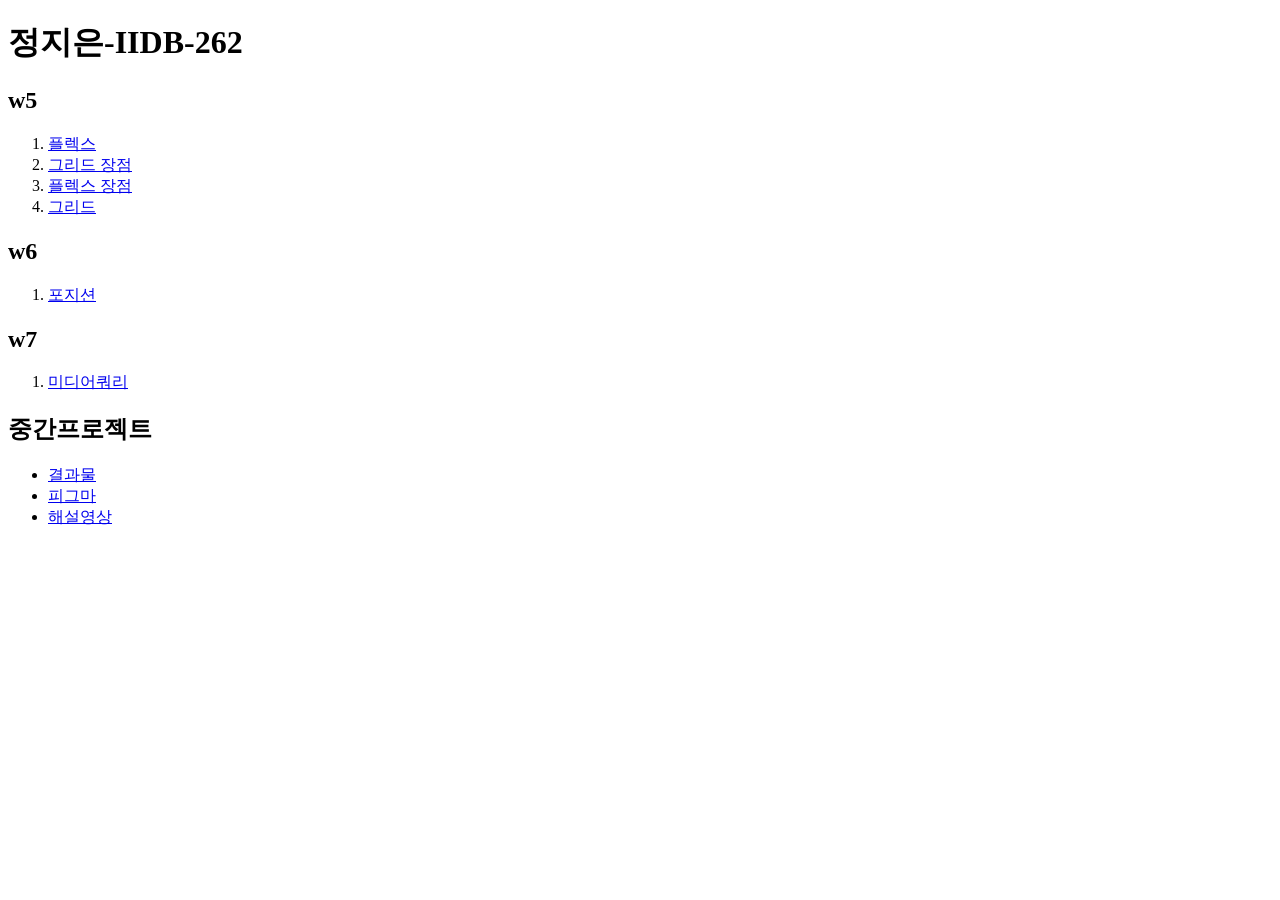
<file: index.html>
<!doctype html>
<html lang="ko">
  <head>
    <meta charset="UTF-8" />
    <meta name="viewport" content="width=device-width, initial-scale=1.0" />
    <title>정지은-IIDB-262</title>
  </head>
  <body>
    <h1>정지은-IIDB-262</h1>
    <h2>w5</h2>
    <ol>
      <li>
        <a href="./src/w5/code1/index.html">플렉스</a>
      </li>
      <li>
        <a href="./src/w5/code2/index.html">그리드 장점</a>
      </li>
      <li>
        <a href="./src/w5/code3/index.html">플렉스 장점</a>
      </li>
      <li>
        <a href="./src/w5/code4/index.html">그리드</a>
      </li>
    </ol>
    <h2>w6</h2>
    <ol>
      <li>
        <a href="./src/w6/code1/index.html">포지션</a>
      </li>
    </ol>
    <h2>w7</h2>
    <ol>
      <li>
        <a href="./src/w7/code1/index.html">미디어쿼리</a>
      </li>
    </ol>
    <h2>중간프로젝트</h2>
    <ul>
      <li><a href="./src/mid/index.html">결과물</a></li>
      <li>
        <a
          href="https://www.figma.com/design/XLF7CwxlbSXLA1Me7DUL0t/%EC%9E%A5%EA%B8%B0%EA%B3%BC%EC%A0%9C-202520315%EC%A0%95%EC%A7%80%EC%9D%80?node-id=0-1&m=dev"
          target="_blank"
          rel="noopener noreferrer"
        >
          피그마
        </a>
      </li>
      <li>
        <a href="https://youtu.be/hiCMw59LIRc">해설영상</a>
      </li>
    </ul>
  </body>
</html>
</file>
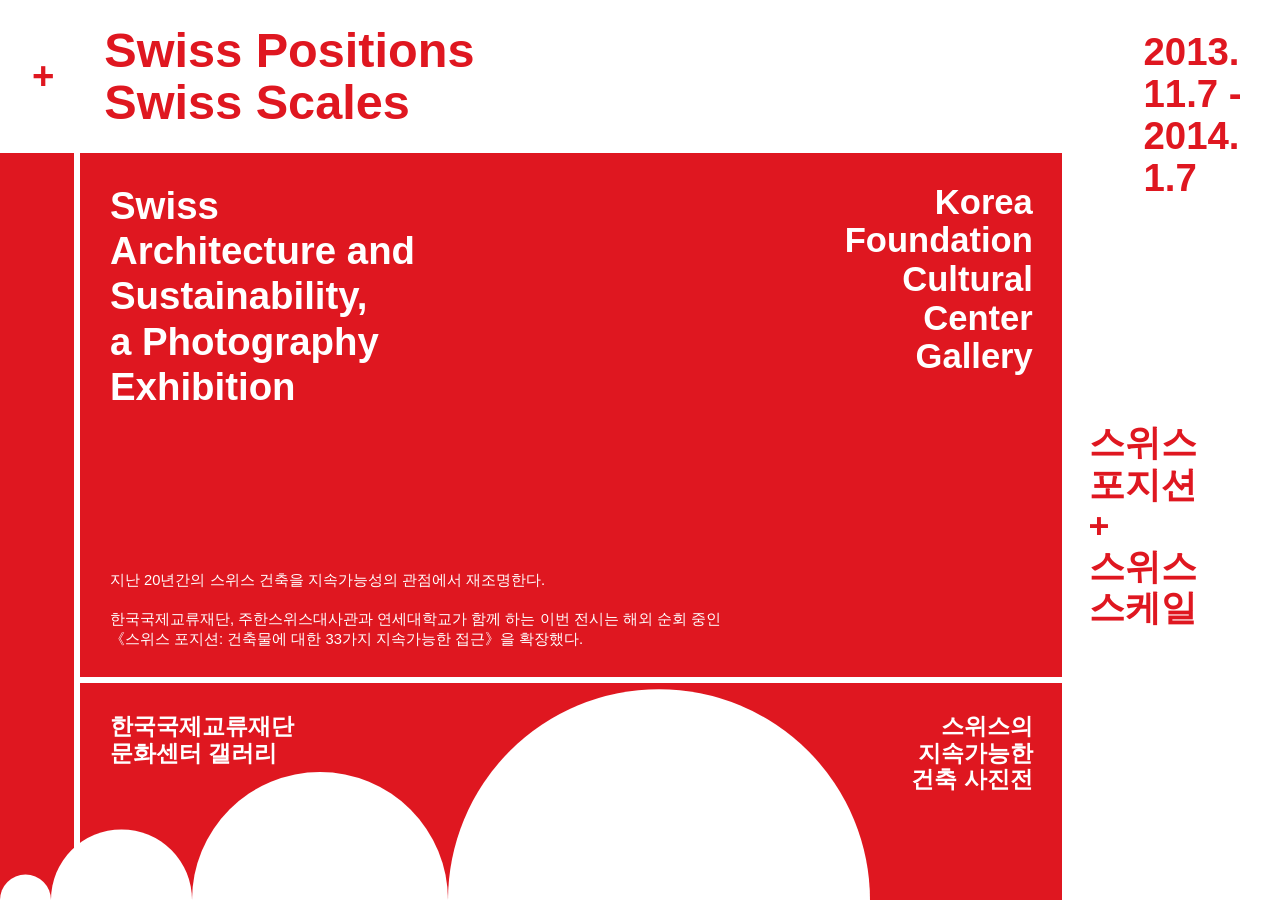
<file: src/mid/index.html>
<!doctype html>
<html lang="ko">
  <head>
    <meta charset="UTF-8" />
    <meta name="viewport" content="width=device-width, initial-scale=1.0" />
    <title>Swiss Positions + Swiss Scales</title>
    <link rel="stylesheet" href="style.css" />
  </head>

  <body>
    <main class="poster">
      <!-- 1. 상단 헤더 -->
      <header class="poster-header">
        <span class="plus-sign">+</span>

        <h1 class="main-title">
          <span>Swiss Positions</span>
          <span>Swiss Scales</span>
        </h1>

        <p class="date-desktop">
          2013.<br />
          11.7 -<br />
          2014.<br />
          1.7
        </p>

        <p class="date-tablet">2013.11.7 - 2014.1.7</p>

        <p class="korean-title-mobile">
          스위스 포지션<br />
          스위스 스케일
        </p>
      </header>

      <!-- 2. 빨간색 포스터 영역 -->
      <section class="red-area">
        <!-- 상단 영문 정보 -->
        <div class="main-info">
          <h2 class="sub-title">
            Swiss<br />
            Architecture and<br />
            Sustainability,<br />
            a Photography<br />
            Exhibition
          </h2>

          <p class="venue">
            Korea<br />
            Foundation<br />
            Cultural<br />
            Center<br />
            Gallery
          </p>

          <p class="korean-title-tablet">
            스위스 포지션<br />
            스위스 스케일
          </p>
        </div>

        <!-- 상세 설명 두 문단 -->
        <div class="description">
          <p>지난 20년간의 스위스 건축을 지속가능성의 관점에서 재조명한다.</p>

          <p>
            한국국제교류재단, 주한스위스대사관과 연세대학교가 함께 하는 이번
            전시는 해외 순회 중인 《스위스 포지션: 건축물에 대한 33가지
            지속가능한 접근》을 확장했다.
          </p>
        </div>

        <!-- 하단 한글 정보 -->
        <div class="footer-info">
          <p class="footer-venue">
            한국국제교류재단<br />
            문화센터 갤러리
          </p>

          <p class="footer-exhibition">
            스위스의<br />
            지속가능한<br />
            건축 사진전
          </p>
        </div>

        <!-- 원형 그래픽 -->
        <div class="circles" aria-hidden="true">
          <span class="circle circle-1"></span>
          <span class="circle circle-2"></span>
          <span class="circle circle-3"></span>
          <span class="circle circle-4"></span>
        </div>

        <!-- 모바일 날짜 -->
        <p class="date-mobile">2013.11.7 - 2014.1.7</p>
      </section>

      <!-- 데스크탑 오른쪽 한글 제목 -->
      <aside class="side-title">
        스위스<br />
        포지션<br />
        +<br />
        스위스<br />
        스케일
      </aside>
    </main>
  </body>
</html>
</file>
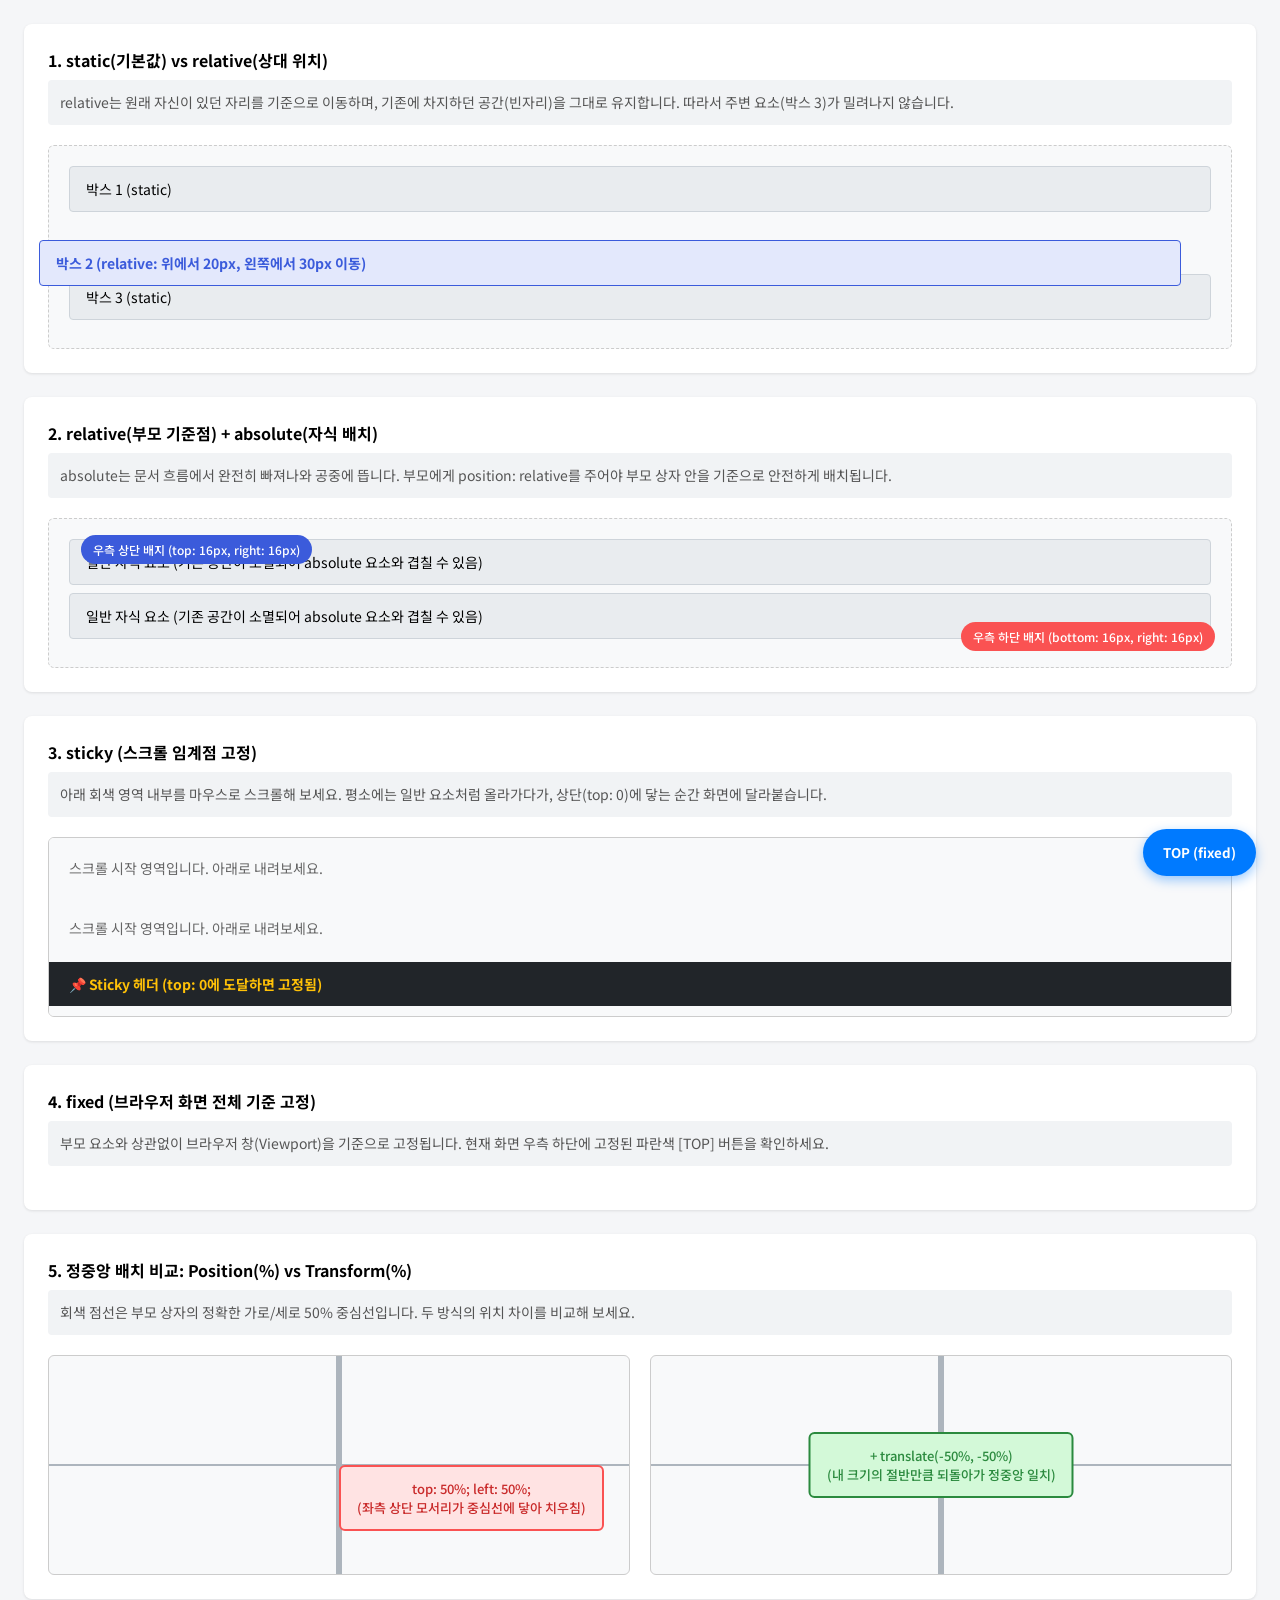
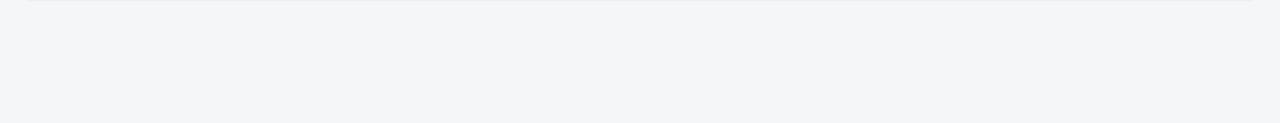
<file: src/w6/code1/index.html>
<!doctype html>
<html lang="en">
  <head>
    <meta charset="UTF-8" />
    <link rel="stylesheet" href="./style.css" />
    <meta name="viewport" content="width=device-width, initial-scale=1.0" />
    <title>Pen</title>
    <!-- Noto Sans KR 폰트 -->
    <link
      href="https://fonts.googleapis.com/css2?family=Noto+Sans+KR:wght@400;500;700&display=swap"
      rel="stylesheet"
    />
  </head>
  <body>
    <!-- 1. static vs relative -->
    <div class="box">
      <h3 class="title">1. static(기본값) vs relative(상대 위치)</h3>
      <p class="desc">
        relative는 원래 자신이 있던 자리를 기준으로 이동하며, 기존에 차지하던
        공간(빈자리)을 그대로 유지합니다. 따라서 주변 요소(박스 3)가 밀려나지
        않습니다.
      </p>

      <div class="demo-stage">
        <div class="item">박스 1 (static)</div>
        <div class="item pos-relative">
          박스 2 (relative: 위에서 20px, 왼쪽에서 30px 이동)
        </div>
        <div class="item" style="position: relative">박스 3 (static)</div>
      </div>
    </div>

    <!-- 2. relative(부모 기준점) + absolute(절대 위치) -->
    <div class="box" style="position: relative">
      <h3 class="title">2. relative(부모 기준점) + absolute(자식 배치)</h3>
      <p class="desc">
        absolute는 문서 흐름에서 완전히 빠져나와 공중에 뜹니다. 부모에게
        position: relative를 주어야 부모 상자 안을 기준으로 안전하게 배치됩니다.
      </p>

      <div class="demo-stage parent-relative">
        <div class="item">
          일반 자식 요소 (기존 공간이 소멸되어 absolute 요소와 겹칠 수 있음)
        </div>
        <div class="badge pos-absolute-top">
          우측 상단 배지 (top: 16px, right: 16px)
        </div>
        <div class="badge pos-absolute-bottom">
          우측 하단 배지 (bottom: 16px, right: 16px)
        </div>
        <div class="item">
          일반 자식 요소 (기존 공간이 소멸되어 absolute 요소와 겹칠 수 있음)
        </div>
      </div>
    </div>

    <!-- 3. sticky (스크롤 반응형 고정) -->
    <div class="box">
      <h3 class="title">3. sticky (스크롤 임계점 고정)</h3>
      <p class="desc">
        아래 회색 영역 내부를 마우스로 스크롤해 보세요. 평소에는 일반 요소처럼
        올라가다가, 상단(top: 0)에 닿는 순간 화면에 달라붙습니다.
      </p>

      <div class="scroll-container">
        <div class="scroll-text">
          스크롤 시작 영역입니다. 아래로 내려보세요.
        </div>
        <div class="scroll-text">
          스크롤 시작 영역입니다. 아래로 내려보세요.
        </div>
        <div class="scroll-text">
          스크롤 시작 영역입니다. 아래로 내려보세요.
        </div>
        <div class="scroll-text">
          스크롤 시작 영역입니다. 아래로 내려보세요.
        </div>
        <div class="scroll-text">
          스크롤 시작 영역입니다. 아래로 내려보세요.
        </div>
        <div class="sticky-bar">📌 Sticky 헤더 (top: 0에 도달하면 고정됨)</div>
        <div class="scroll-content">
          <p>Lorem ipsum dolor sit amet.</p>
          <p>Magnam dolorum delectus obcaecati numquam.</p>
          <p>Nostrum similique id laboriosam hic?</p>
          <p>Odio adipisci hic laboriosam vel?</p>
          <p>Praesentium esse possimus vitae dolore?</p>
          <p>Mollitia iure voluptates ab perferendis.</p>
          <p>Odio optio error officiis consequatur enim.</p>
          <p>Qui pariatur hic iusto optio ratione!</p>
          <p>Reiciendis eum alias et! Libero.</p>
          <p>Quas facilis soluta quam sint!</p>
        </div>
      </div>
    </div>

    <!-- 4. fixed (뷰포트 고정) -->
    <div class="box">
      <h3 class="title">4. fixed (브라우저 화면 전체 기준 고정)</h3>
      <p class="desc">
        부모 요소와 상관없이 브라우저 창(Viewport)을 기준으로 고정됩니다. 현재
        화면 우측 하단에 고정된 파란색 [TOP] 버튼을 확인하세요.
      </p>

      <!-- 코드 위치는 이 섹션 안에 있지만, 화면 우측 하단에 고정되어 표시됨 -->
      <button class="fixed-btn">TOP (fixed)</button>
    </div>

    <!-- 5. 퍼센트(%) 기준점 차이: Position vs Transform -->
    <div class="box">
      <h3 class="title">5. 정중앙 배치 비교: Position(%) vs Transform(%)</h3>
      <p class="desc">
        회색 점선은 부모 상자의 정확한 가로/세로 50% 중심선입니다. 두 방식의
        위치 차이를 비교해 보세요.
      </p>

      <div class="compare-grid">
        <!-- 5-1. top/left만 쓴 경우 -->
        <div class="center-stage">
          <div class="target only-pos">
            top: 50%; left: 50%;
            <br />
            (좌측 상단 모서리가 중심선에 닿아 치우침)
          </div>
        </div>

        <!-- 5-2. transform까지 함께 쓴 경우 -->
        <div class="center-stage">
          <div class="target with-transform">
            + translate(-50%, -50%)
            <br />
            (내 크기의 절반만큼 되돌아가 정중앙 일치)
          </div>
        </div>
      </div>
    </div>
  </body>
</html>
</file>
<file: src/mid/style.css>
/* =========================================
   0. 기본 설정
========================================= */

* {
  margin: 0;
  padding: 0;
  box-sizing: border-box;
}

:root {
  --red: #df1720;
  --white: #ffffff;
  --line: 6px;
}

html,
body {
  width: 100%;
}

body {
  font-family: "Helvetica Neue", Helvetica, Arial, sans-serif;
  background: var(--white);
}

/* =========================================
   1. 데스크탑 전체 Grid
========================================= */

.poster {
  display: grid;

  grid-template-columns:
    7%
    minmax(0, 1fr)
    17%;

  grid-template-rows:
    minmax(125px, 17%)
    minmax(0, 1fr);

  position: relative;

  width: 100%;
  min-height: 100vh;
  min-height: 100svh;

  overflow: hidden;
  background: var(--white);
}

/* =========================================
   2. 상단 헤더
========================================= */

.poster-header {
  grid-column: 1 / 4;
  grid-row: 1;

  display: flex;
  align-items: center;

  position: relative;
  min-width: 0;

  padding-left: 2.5%;
}

.plus-sign {
  flex-shrink: 0;

  color: var(--red);
  font-size: clamp(30px, 3vw, 50px);
  font-weight: 700;
  line-height: 1;

  margin-right: 4%;
}

.main-title {
  color: var(--red);
  font-size: clamp(30px, 3.8vw, 55px);
  font-weight: 700;
  line-height: 1.05;
}

.main-title span {
  display: block;
}

.date-desktop {
  position: absolute;
  top: 20%;
  right: 3%;

  color: var(--red);
  font-size: clamp(24px, 3vw, 42px);
  font-weight: 700;
  line-height: 1.1;
}

.date-tablet,
.korean-title-mobile {
  display: none;
}

/* =========================================
   3. 빨간색 영역 Grid
========================================= */

.red-area {
  grid-column: 1 / 3;
  grid-row: 2;

  display: grid;

  grid-template-columns:
    7%
    minmax(0, 1fr);

  grid-template-rows:
    minmax(220px, 1fr)
    auto
    minmax(180px, 29%);

  position: relative;

  min-width: 0;
  min-height: 0;

  background: var(--red);
  color: var(--white);

  isolation: isolate;
}

/* =========================================
   4. 상단 영문 정보
========================================= */

.main-info {
  grid-column: 2;
  grid-row: 1;

  display: flex;
  justify-content: space-between;
  align-items: flex-start;

  gap: clamp(16px, 3vw, 48px);

  padding: 3% 3% 4%;

  border-left: var(--line) solid var(--white);

  min-width: 0;

  position: relative;
  z-index: 2;
}

.sub-title {
  font-size: clamp(25px, 3vw, 45px);
  font-weight: 700;
  line-height: 1.18;
}

.venue {
  flex-shrink: 0;

  font-size: clamp(22px, 2.7vw, 39px);
  font-weight: 700;
  line-height: 1.12;
  text-align: right;
}

.korean-title-tablet {
  display: none;
}

/* =========================================
   5. 상세 설명
========================================= */

.description {
  grid-column: 2;
  grid-row: 2;

  position: relative;
  z-index: 2;

  padding: 20px 3% 28px;

  border-left: var(--line) solid var(--white);
  border-bottom: var(--line) solid var(--white);

  max-width: 100%;

  font-size: clamp(12px, 1.15vw, 17px);
  line-height: 1.35;
}

.description p {
  max-width: 75ch;
}

.description p + p {
  margin-top: 1.3em;
}

/* =========================================
   6. 하단 한글 정보
========================================= */

.footer-info {
  grid-column: 2;
  grid-row: 3;

  display: flex;
  justify-content: space-between;
  align-items: flex-start;

  gap: 20px;

  padding: 3%;

  border-left: var(--line) solid var(--white);

  position: relative;
  z-index: 2;

  min-width: 0;
}

.footer-venue,
.footer-exhibition {
  font-size: clamp(15px, 1.8vw, 25px);
  font-weight: 700;
  line-height: 1.15;
}

.footer-exhibition {
  text-align: right;
}

/* =========================================
   7. 데스크탑 오른쪽 한글 제목
========================================= */

.side-title {
  grid-column: 3;
  grid-row: 2;

  align-self: center;

  padding-left: 12%;

  color: var(--red);
  font-size: clamp(22px, 2.8vw, 40px);
  font-weight: 700;
  line-height: 1.15;
}

/* =========================================
   8. 데스크탑 원형 그래픽

   네 원을 독립적인 반원으로 배치
   공통 하단 기준선 사용
   원 사이에 겹침이 발생하지 않도록 설계
========================================= */

.circles {
  position: absolute;

  left: 0;
  right: 0;
  bottom: 0;

  height: 29%;

  overflow: hidden;
  pointer-events: none;
  z-index: 1;

  /* 원 크기의 공통 기준 */
  --circle-unit: min(1vw, 1.5vh);
}

.circle {
  position: absolute;
  display: block;

  width: calc(var(--circle-unit) * var(--scale));
  aspect-ratio: 1 / 1;

  background: var(--white);
  border-radius: 50%;

  bottom: 0;

  /* 원의 아래쪽 절반을 숨겨 반원 표현 */
  transform: translateY(50%);
}

/* 첫 번째 원 */
.circle-1 {
  --scale: 4;
  left: 0;
}

/* 두 번째 원 */
.circle-2 {
  --scale: 11;
  left: calc(var(--circle-unit) * 4);
}

/* 세 번째 원 */
.circle-3 {
  --scale: 20;
  left: calc(var(--circle-unit) * 15);
}

/* 네 번째 원 */
.circle-4 {
  --scale: 33;
  left: calc(var(--circle-unit) * 35);
}

.date-mobile {
  display: none;
}

/* =========================================
   9. 태블릿 : 601px ~ 1024px
========================================= */

@media (max-width: 1024px) {
  /* 전체 Grid */

  .poster {
    grid-template-columns:
      9%
      minmax(0, 1fr);

    grid-template-rows:
      auto
      minmax(0, 1fr);
  }

  /* =====================================
     헤더
  ===================================== */

  .poster-header {
    grid-column: 1 / 3;
    grid-row: 1;

    min-height: 170px;

    padding: 3% 4% 1%;
    align-items: end;
  }

  .plus-sign {
    margin-right: 9%;
    margin-bottom: 2%;
  }

  .main-title {
    font-size: clamp(32px, 5vw, 52px);
  }

  .date-desktop {
    display: none;
  }

  .date-tablet {
    display: block;

    margin-left: auto;
    margin-bottom: 1%;

    color: var(--red);
    font-size: clamp(14px, 2vw, 23px);
    font-weight: 700;
    white-space: nowrap;
  }

  /* =====================================
     태블릿 빨간색 영역
  ===================================== */

  .red-area {
    grid-column: 1 / 3;
    grid-row: 2;

    grid-template-columns:
      9%
      minmax(0, 1fr);

    grid-template-rows:
      auto
      minmax(180px, 1fr)
      minmax(200px, auto);

    min-height: 1000px;

    /* 원 크기의 공통 기준 */
    --circle-unit: min(1vw, 0.9vh);
  }

  /* =====================================
     영문 정보
  ===================================== */

  .main-info {
    grid-column: 2;
    grid-row: 1;

    display: flex;
    flex-direction: column;
    align-items: flex-start;
    justify-content: flex-start;

    gap: 0;

    position: relative;

    min-width: 0;
    min-height: 0;

    padding: 3% 4% 5%;

    border-left: var(--line) solid var(--white);
    border-bottom: var(--line) solid var(--white);
  }

  .sub-title {
    font-size: clamp(29px, 4.5vw, 47px);
    line-height: 1.18;
  }

  .venue {
    flex-shrink: 1;

    margin-top: 12px;

    font-size: clamp(27px, 4vw, 43px);
    font-weight: 400;
    line-height: 1.12;
    text-align: left;
  }

  .korean-title-tablet {
    display: block;

    position: absolute;

    right: 24%;
    bottom: 5%;

    font-size: clamp(17px, 2.7vw, 26px);
    font-weight: 700;
    line-height: 1.2;

    z-index: 3;
  }

  /* =====================================
     상세 설명
  ===================================== */

  .description {
    grid-column: 1 / 3;
    grid-row: 2;

    align-self: end;

    padding: 5% 4% 6%;

    border: none;

    max-width: 65ch;

    font-size: clamp(13px, 1.9vw, 18px);
    line-height: 1.35;
  }

  /* =====================================
     하단 한글 정보
  ===================================== */

  .footer-info {
    grid-column: 1 / 3;
    grid-row: 3;

    display: flex;
    flex-direction: column;
    justify-content: flex-start;

    gap: 18px;

    border-left: none;
    border-top: var(--line) solid var(--white);

    padding: 4%;
  }

  .footer-exhibition {
    order: -1;
    text-align: left;
  }

  .footer-venue,
  .footer-exhibition {
    font-size: clamp(17px, 2.5vw, 24px);
  }

  .side-title {
    display: none;
  }

  /* =====================================
     태블릿 원형 그래픽

     네 원을 오른쪽에 세로로 배열
     원의 중심은 오른쪽 경계에 위치
     서로 겹치지 않도록 중심 간격 계산
  ===================================== */

  .circles {
    position: absolute;
    inset: 0;

    height: auto;

    overflow: hidden;
    pointer-events: none;
    z-index: 1;

    /* 원의 지름 */
    --d1: calc(var(--circle-unit) * 7);
    --d2: calc(var(--circle-unit) * 17);
    --d3: calc(var(--circle-unit) * 30);
    --d4: calc(var(--circle-unit) * 48);
  }

  .circle {
    position: absolute;

    left: auto;
    right: 0;
    bottom: auto;

    aspect-ratio: 1 / 1;
    height: auto;

    background: var(--white);
    border-radius: 50%;

    transform: translateX(50%);
  }

  /* 첫 번째 원 */
  .circle-1 {
    width: var(--d1);
    top: calc(var(--d1) / -2);
  }

  /* 두 번째 원 */
  .circle-2 {
    width: var(--d2);
    top: calc(var(--d1) / 2);
  }

  /* 세 번째 원 */
  .circle-3 {
    width: var(--d3);
    top: calc(var(--d1) / 2 + var(--d2));
  }

  /* 네 번째 원 */
  .circle-4 {
    width: var(--d4);
    top: calc(var(--d1) / 2 + var(--d2) + var(--d3));
  }
}

/* =========================================
   10. 모바일 : 600px 이하
========================================= */

@media (max-width: 600px) {
  /* =====================================
     전체 Grid
  ===================================== */

  .poster {
    grid-template-columns:
      14%
      minmax(0, 1fr);

    grid-template-rows:
      auto
      minmax(0, 1fr);

    min-height: 100svh;
  }

  /* =====================================
     모바일 헤더
  ===================================== */

  .poster-header {
    grid-column: 1 / 3;
    grid-row: 1;

    min-height: 270px;

    padding: 7% 4% 2%;
    align-items: center;
  }

  .plus-sign {
    font-size: 35px;

    margin-right: 8%;
    margin-bottom: 0;
  }

  .main-title {
    font-size: clamp(30px, 8vw, 43px);
    line-height: 1.13;
    max-width: 7ch;
  }

  .date-tablet {
    display: none;
  }

  .korean-title-mobile {
    display: block;

    position: absolute;

    right: 5%;
    bottom: 6%;

    color: var(--red);
    font-size: clamp(12px, 3vw, 16px);
    line-height: 1.15;
  }

  /* =====================================
     모바일 빨간색 영역
  ===================================== */

  .red-area {
    grid-column: 1 / 3;
    grid-row: 2;

    grid-template-columns:
      14%
      minmax(0, 1fr);

    grid-template-rows:
      minmax(0, 1fr)
      auto;

    min-height: 720px;

    --circle-unit: 1vw;
  }

  /* =====================================
     모바일 영문 제목
  ===================================== */

  .main-info {
    grid-column: 2;
    grid-row: 1;

    display: block;

    padding: 5%;

    border-left: var(--line) solid var(--white);
    border-bottom: none;
  }

  .sub-title {
    font-size: clamp(22px, 6vw, 32px);
    line-height: 1.18;
  }

  /* =====================================
     모바일에서 숨기는 정보
  ===================================== */

  .venue,
  .description,
  .korean-title-tablet,
  .side-title {
    display: none;
  }

  /* =====================================
     모바일 하단 한글 정보
  ===================================== */

  .footer-info {
    grid-column: 2;
    grid-row: 1;

    align-self: end;

    display: flex;
    flex-direction: column;
    justify-content: flex-end;

    gap: 20px;

    min-height: 160px;
    padding: 5%;

    border-top: none;
    border-left: var(--line) solid var(--white);
    border-bottom: var(--line) solid var(--white);
  }

  .footer-exhibition {
    order: -1;
    text-align: left;
  }

  .footer-venue,
  .footer-exhibition {
    font-size: clamp(15px, 4vw, 21px);
    line-height: 1.2;
  }

  /* =====================================
     모바일 날짜
  ===================================== */

  .date-mobile {
    grid-column: 1 / 3;
    grid-row: 2;

    display: block;

    position: relative;
    z-index: 2;

    padding: 8% 6%;

    font-size: clamp(17px, 4.5vw, 23px);
    font-weight: 700;
  }

  /* =====================================
     모바일 원형 그래픽

     태블릿과 같은 배치 규칙
     화면 너비에 비례하여 크기 조절
  ===================================== */

  .circles {
    inset: 0;
    height: auto;

    --d1: 10vw;
    --d2: 24vw;
    --d3: 40vw;
    --d4: 70vw;
  }

  .circle {
    left: auto;
    right: 0;
    bottom: auto;

    transform: translateX(50%);
  }

  .circle-1 {
    width: var(--d1);
    top: calc(var(--d1) / -2);
  }

  .circle-2 {
    width: var(--d2);
    top: calc(var(--d1) / 2);
  }

  .circle-3 {
    width: var(--d3);
    top: calc(var(--d1) / 2 + var(--d2));
  }

  .circle-4 {
    width: var(--d4);
    top: calc(var(--d1) / 2 + var(--d2) + var(--d3));
  }
}
</file>
<file: src/w6/code1/style.css>
/* =========================================
   공통 세팅 및 재활용 스타일
   ========================================= */
* {
  box-sizing: border-box;
  margin: 0;
  padding: 0;
  font-family: "Noto Sans KR", sans-serif;
}

body {
  padding: 24px;
  padding-bottom: 100px; /* 하단 fixed 버튼 여백 확보 */
  background-color: #f5f6f8;
}

.box {
  background-color: #fff;
  padding: 24px;
  margin-bottom: 24px;
  border-radius: 8px;
  box-shadow: 0 1px 3px rgba(0, 0, 0, 0.1);
}

.title {
  font-size: 16px;
  margin-bottom: 8px;
}

.desc {
  font-size: 14px;
  color: #555;
  margin-bottom: 20px;
  background-color: #f1f3f5;
  padding: 12px;
  border-radius: 4px;
  line-height: 1.5;
}

/* 실습용 무대 및 기본 블록 */
.demo-stage {
  background-color: #f8f9fa;
  border: 1px dashed #ccc;
  padding: 20px;
  border-radius: 6px;
}

.item {
  background-color: #e9ecef;
  border: 1px solid #ced4da;
  padding: 12px 16px;
  margin-bottom: 8px;
  border-radius: 4px;
  font-size: 14px;
}

/* =========================================
   1. static vs relative
   ========================================= */
.pos-relative {
  position: relative;
  top: 20px; /* 원래 위치에서 아래로 20px 이동 */
  right: 30px; /* 원래 위치에서 오른쪽으로 30px 이동 */
  background-color: #e3e8fc;
  border-color: #3b5bdb;
  color: #3b5bdb;
  font-weight: 700;
  z-index: 1;
  /* 아래 박스와 겹칠 때 위로 올라오도록 설정 */
}

/* =========================================
   2. relative + absolute
   ========================================= */
.parent-relative {
  position: relative;
  /* 자식(absolute)이 도망가지 못하게 기준점 선언 */
  /*height: 320px;*/
}

.badge {
  position: absolute; /* 문서 흐름에서 이탈 */
  background-color: #3b5bdb;
  color: #fff;
  padding: 6px 12px;
  border-radius: 20px;
  font-size: 12px;
  font-weight: 500;
}

.pos-absolute-top {
  top: 16px;
  left: 32px;
}

.pos-absolute-bottom {
  bottom: 16px;
  right: 16px;
  background-color: #fa5252;
}

/* =========================================
   3. sticky (스크롤 고정)
   ========================================= */
.scroll-container {
  height: 180px;
  overflow-y: auto; /* 내부 스크롤 생성 */
  border: 1px solid #ccc;
  border-radius: 6px;
  background-color: #f8f9fa;
}

.scroll-text {
  padding: 20px;
  font-size: 14px;
  color: #666;
}

.sticky-bar {
  position: sticky;
  bottom: 10px; /* 스크롤 시 컨테이너 최상단(0px)에 닿으면 달라붙음 */
  background-color: #212529;
  color: #ffc107;
  padding: 12px 20px;
  font-weight: 700;
  font-size: 14px;
}

.scroll-content p {
  padding: 20px;
  border-bottom: 1px solid #eee;
  font-size: 14px;
}

/* =========================================
   4. fixed (뷰포트 고정)
   ========================================= */
.fixed-btn {
  position: fixed;
  bottom: 24px; /* 브라우저 창 하단에서 24px */
  right: 24px; /* 브라우저 창 우측에서 24px */
  background-color: #007aff;
  color: #fff;
  border: none;
  padding: 14px 20px;
  border-radius: 30px;
  font-weight: 700;
  box-shadow: 0 4px 12px rgba(0, 122, 255, 0.4);
  cursor: pointer;
  z-index: 100;
}

/* =========================================
   5. 퍼센트(%) 기준점 차이 (정중앙 배치)
   ========================================= */
.compare-grid {
  display: grid;
  grid-template-columns: 1fr 1fr;
  gap: 20px;
}

.center-stage {
  position: relative; /* 자식(absolute)의 기준점 */
  height: 220px;
  background-color: #f8f9fa;
  border: 1px solid #ccc;
  border-radius: 6px;
  /* 정중앙을 눈으로 확인하기 위한 십자가 가이드선 배경 */
  background-image:
    linear-gradient(
      to right,
      transparent 49.5%,
      #adb5bd 49.5%,
      #adb5bd 50.5%,
      transparent 50.5%
    ),
    linear-gradient(
      to bottom,
      transparent 49.5%,
      #adb5bd 49.5%,
      #adb5bd 50.5%,
      transparent 50.5%
    );
}

.target {
  position: absolute;
  padding: 12px 16px;
  border-radius: 6px;
  font-size: 13px;
  font-weight: 500;
  text-align: center;
  white-space: nowrap;
}

/* 5-1. 부모 크기의 50%만 이동한 경우 (치우침) */
.only-pos {
  top: 50%;
  left: 50%;
  background-color: #ffe3e3;
  border: 2px solid #fa5252;
  color: #c92a2a;
}

/* 5-2. 자기 크기의 50%만큼 역방향 이동을 추가한 경우 (정중앙) */
.with-transform {
  top: 50%;
  left: 50%;
  transform: translate(
    -50%,
    -50%
  ); /* 핵심: 자기 자신 크기의 절반만큼 뒤로 당김 */
  background-color: #d3f9d8;
  border: 2px solid #2b8a3e;
  color: #2b8a3e;
}
</file>
